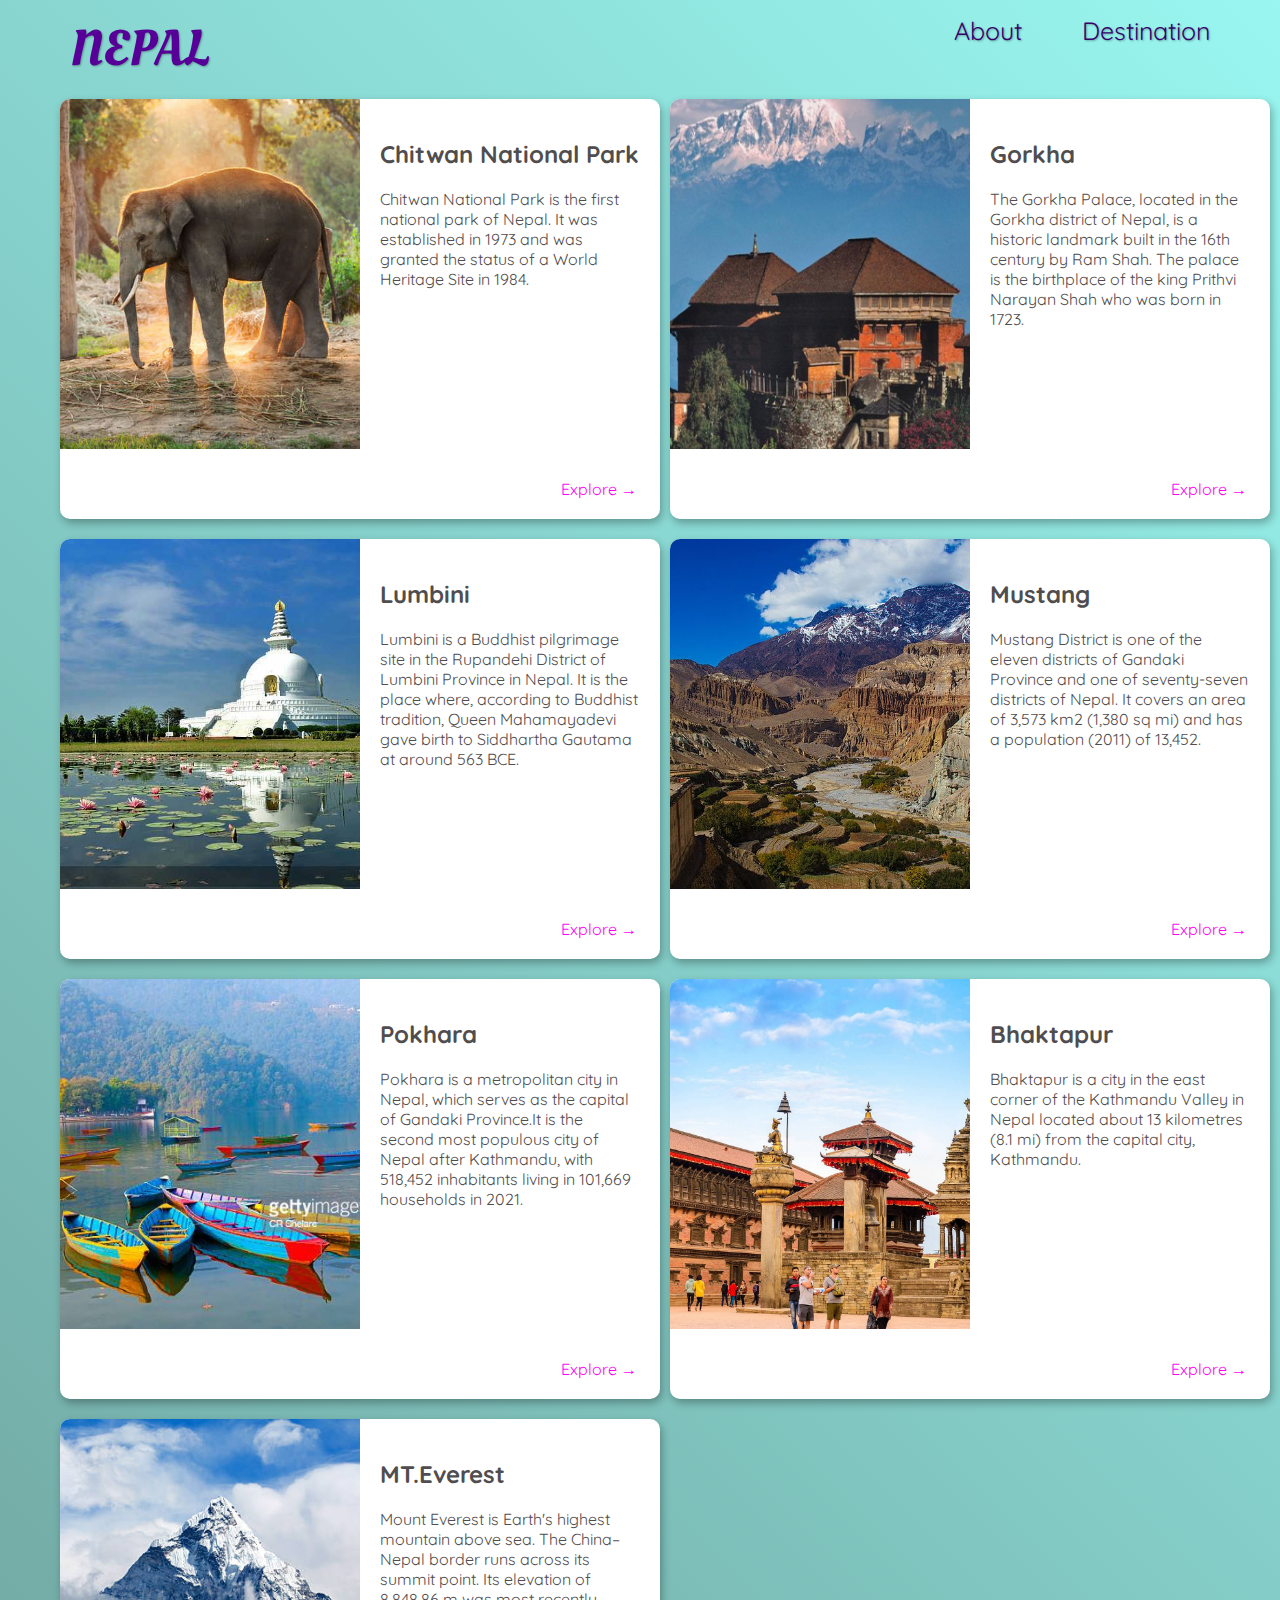
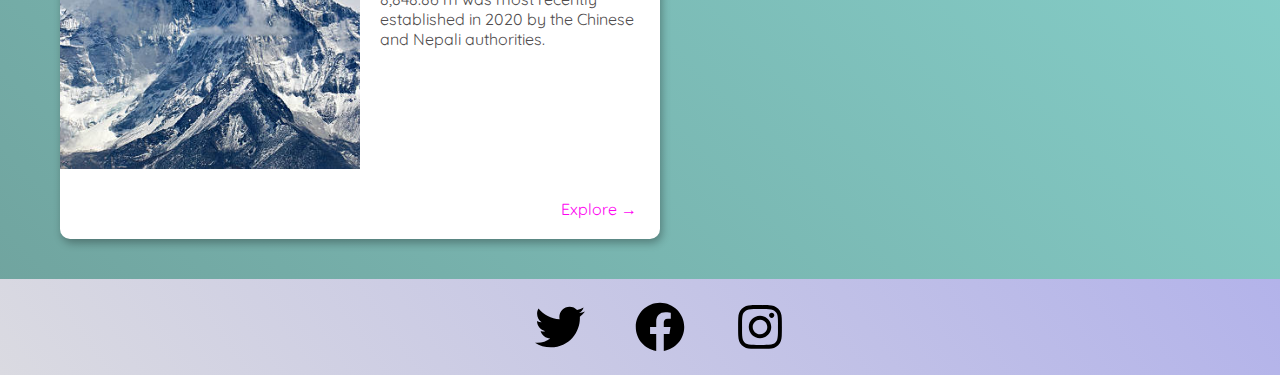
<file: place.html>
<!DOCTYPE html>
<html lang="en">
  <head>
    <meta charset="UTF-8"/>
    <title>Nepal | Tour</title>
    <link rel="stylesheet" href="landing.css"/>
    <link rel="stylesheet" href="place.css"/>
    <link
      href="https://fonts.googleapis.com/css2?family=Raleway:wght@700&family=Oleo+Script:wght@700&family=Quicksand:wght@300;500;700&display=swap"
      rel="stylesheet"
    />
  </head>
  <body>
    <header>
      <div class="logo">
        <a href="index.html">Nepal</a>
      </div>
      <nav>
          <ul>
              <li><a href="index.html">About</a></li>
              <li><a href="place.html">Destination</a></li>
          </ul>
      </nav>
    </header>

    <main>
        <ul>
            <li>
              <img src="images/citwan national park.jpg" alt="pics of citwan national park">
                <div id="item-content">
                    <div>  
                        <h2>Chitwan National Park</h2>

                        <p>
                           Chitwan National Park is the first national park of Nepal.
                           It was established in 1973 and was granted the status of a World Heritage Site in 1984. 
                        </p>
                    </div>
                    <div id="explore">
                        <a href="https://en.wikipedia.org/wiki/Chitwan_National_Park">Explore &#x2192</a>
                    </div>
                </div>
            </li>
            <li>
              <img src="places/gorkha.jpg" alt="pics of citwan national park">
                <div id="item-content">
                    <div>  
                        <h2>Gorkha</h2>

                        <p>
                          The Gorkha Palace, located in the Gorkha district of Nepal, is a historic landmark built in the 16th century by Ram Shah.
                          The palace is the birthplace of the king Prithvi Narayan Shah who was born in 1723.
                        </p>

                    </div>
                    
                    <div id="explore">
                        <a href="https://en.wikipedia.org/wiki/Gurkha">Explore &#x2192</a>
                    </div>
                </div>
            </li>

            <li>
              <img src="places/LUMBINI .jpg" alt="pics of citwan national park">
                <div id="item-content">
                    <div>  
                        <h2>Lumbini</h2>

                        <p>
                         Lumbini is a Buddhist pilgrimage site in the Rupandehi District of Lumbini Province in Nepal. It is the place where, according to Buddhist tradition, Queen Mahamayadevi gave birth to Siddhartha Gautama at around 563 BCE.
                        </p>

                    </div>
                    
                    <div id="explore">
                        <a href="https://en.wikipedia.org/wiki/Lumbini">Explore &#x2192</a>
                    </div>
                </div>
            </li>

            <li>
              <img src="places/mustang.jpg" alt="pics of citwan national park">
                <div id="item-content">
                    <div>  
                        <h2>Mustang</h2>

                        <p>
                          Mustang District is one of the eleven districts of Gandaki Province and one of seventy-seven districts of Nepal. It covers an area of 3,573 km2 (1,380 sq mi) and has a population (2011) of 13,452.
                        </p>

                    </div>
                    
                    <div id="explore">
                        <a href="https://en.wikipedia.org/wiki/Mustang">Explore &#x2192</a>
                    </div>
                </div>
            </li>

            <li>
              <img src="places/pokhara.jpg" alt="pics of citwan national park">
                <div id="item-content">
                    <div>  
                        <h2>Pokhara</h2>

                        <p>
                          Pokhara is a metropolitan city in Nepal, which serves as the capital of Gandaki Province.It is the second most populous city of Nepal after Kathmandu, with 518,452 inhabitants living in 101,669 households in 2021.
                        </p>

                    </div>
                    
                    <div id="explore">
                        <a href="https://en.wikipedia.org/wiki/Pokhara">Explore &#x2192</a>
                    </div>
                </div>
            </li>

            <li>
              <img src="places/bahaktapur.jpg" alt="pics of citwan national park">
                <div id="item-content">
                    <div>  
                        <h2>Bhaktapur</h2>

                        <p>
                          Bhaktapur is a city in the east corner of the Kathmandu Valley in Nepal located about 13 kilometres (8.1 mi) from the capital city, Kathmandu.
                        </p>

                    </div>
                    
                    <div id="explore">
                        <a href="https://en.wikipedia.org/wiki/Bhaktapur">Explore &#x2192</a>
                    </div>
                </div>
            </li>

            <li>
              <img src="places/everest.jpg" alt="pics of citwan national park">
                <div id="item-content">
                    <div>  
                        <h2>MT.Everest</h2>

                        <p>
                          Mount Everest is Earth's highest mountain above sea. The China–Nepal border runs across its summit point. Its elevation of 8,848.86 m was most recently established in 2020 by the Chinese and Nepali authorities.
                        </p>
                            

                    </div>
                    
                    <div id="explore">
                        <a href="https://en.wikipedia.org/wiki/Mount_Everest">Explore &#x2192</a>
                    </div>
                </div>
            </li>
        </ul>

    </main>

    <footer>

        <ul>
          <li>
            <a href="https://twitter.com/home/">
              <img src="images/twitter-brands.svg" alt="logo of twitter">
            </a>
          </li>

          <li>
            <a href="https://www.facebook.com/">
              <img src="images/facebook-brands (1).svg" alt="logo of facebook">
            </a>
          </li>
          <li>
            <a href="https://www.instagram.com">
              <img src="images/instagram-brands.svg" alt="logo of instagram">
            </a>
          </li>

        </ul>

      </footer>
  </main>
</body>
</html>
</file>
<file: landing.css>
body{
    font-family:"Quicksand",sans-serif;
    margin:0;
}

header ul {
    list-style:none;
    margin:0;
    padding:0;

}

header{
    display:flex;
    justify-content:space-between;
    padding:15px 60px;
    position:absolute;
    width:100%;
    box-sizing:border-box;
}

.logo a{
    text-decoration:none;
    font-family:"Oleo Script",sans-serif;
    font-size:50px;
    color:rgb(86, 0, 151);
    text-transform:uppercase;
}

header ul{
    display:flex;
}

header li{
    padding-left:40px;
}

header a{
    text-decoration:none;
    color:rgb(56, 2, 106);
    font-size:25px;
    padding:10px;
    text-shadow: 1px 1px 2px rgba(0,0,0,0.3);
    border-radius:7px;

}

header ul a:hover{
    color:rgb(103, 235, 247);
    background-color:rgb(86, 0, 151);
}

footer{
    background:linear-gradient(55deg,rgb(218, 218, 225),rgb(179, 179, 234));
    padding:7px;
}

footer ul{
    display:flex;
    justify-content:center;

}

footer li{
    list-style:none;
    height:50px;
    width:50px;
    margin:0 25px;
}
footer img{
    height:100%;
    width:100%;
}
</file>
<file: place.css>
body{
    background:linear-gradient(45deg,rgb(111, 162, 157),rgb(153, 246, 240));
}

header{
    position:static;
}

main ul{
    width:1200px;
    margin: 0 auto 40px auto;
    display:grid;
    grid-template-columns: 1fr 1fr;
    gap: 20px 10px;
}

main li{
    display:flex;
    list-style:none;
    box-shadow: 2px 4px 8px rgba(0,0,0,0.3);
    background-color:white;
    border-radius:10px;
    overflow:hidden;
    width:600px;
    height:420px;
}

#item-content{
    padding:10px;
    color:rgb(80, 77, 78);
}

main li img{
    height:350px;
    width:300px;
    object-fit:cover;
}

#item-content{
    padding:20px;
    display:flex;
    flex-direction:column;
    justify-content:space-between;
}

#explore{
    text-align:right;
}

#explore a{
    text-decoration:none;
    color:rgb(254, 3, 241);
    padding:3px;
    border-radius:8px;
}

#explore a:hover{
    color:rgb(255, 0, 242);
    background-color:rgb(169, 227, 231);

}
</file>
